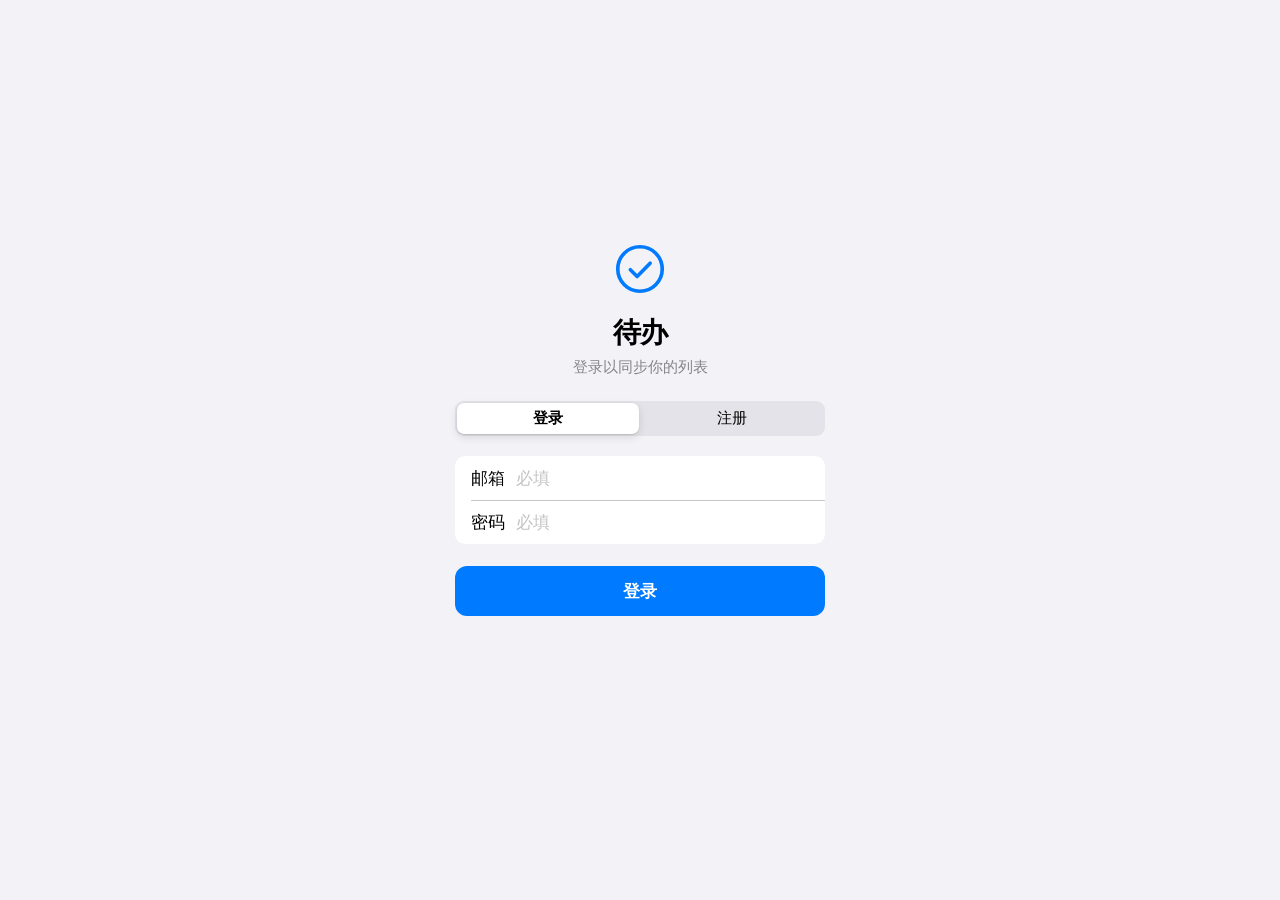
<file: ios/index.html>
<!DOCTYPE html>
<html lang="zh">
<head>
<meta charset="UTF-8"/>
<meta name="viewport" content="width=device-width, initial-scale=1.0, viewport-fit=cover"/>
<meta name="apple-mobile-web-app-capable" content="yes"/>
<meta name="apple-mobile-web-app-status-bar-style" content="default"/>
<meta name="apple-mobile-web-app-title" content="待办"/>
<meta name="theme-color" content="#F2F2F7" media="(prefers-color-scheme: light)"/>
<meta name="theme-color" content="#000000" media="(prefers-color-scheme: dark)"/>
<title>待办</title>

<!-- 主屏图标。iOS 只认 PNG（SVG 会被直接忽略，退回成页面截图），
     而且图要满铺不留圆角 —— 圆角由系统的 squircle 蒙版自己加，
     自己先切会和系统的叠在一起出现缺口。也不能带透明通道。 -->
<link rel="apple-touch-icon" href="icons/apple-touch-icon.png"/>
<link rel="icon" type="image/png" sizes="32x32" href="icons/favicon-32.png"/>
<link rel="manifest" href="manifest.webmanifest"/>

<link rel="stylesheet" href="css/styles.css"/>
<!-- 提前把到 Supabase 的 TCP + TLS 握手做掉，等真要发请求时就省了这一段 -->
<link rel="preconnect" href="https://dykzgexoohulepmbjimc.supabase.co" crossorigin/>
</head>
<body>

<!-- ── 登录 ───────────────────────────────────────────────────── -->
<div id="auth" class="hidden">
  <div class="auth-box">
    <div class="auth-glyph" aria-hidden="true">
      <svg viewBox="0 0 24 24"><circle cx="12" cy="12" r="9.2"/><path d="M8 12.3l2.8 2.8L16.2 9.6"/></svg>
    </div>
    <h1 class="auth-title">待办</h1>
    <p class="auth-sub">登录以同步你的列表</p>

    <div class="seg" id="auth-seg">
      <button class="seg-item on" id="tab-login" onclick="switchTab('login')">登录</button>
      <button class="seg-item" id="tab-signup" onclick="switchTab('signup')">注册</button>
    </div>

    <div class="group">
      <div class="row" id="auth-email-row">
        <label class="row-label" for="auth-email">邮箱</label>
        <input class="row-input" id="auth-email" type="email" autocomplete="email" placeholder="必填" disabled/>
      </div>
      <div class="row">
        <label class="row-label" for="auth-password">密码</label>
        <input class="row-input" id="auth-password" type="password" autocomplete="current-password" placeholder="必填" disabled/>
      </div>
    </div>

    <button class="btn-filled" id="auth-btn" onclick="handleAuth()">登录</button>
    <p class="auth-error" id="auth-error"></p>
    <div class="auth-links" id="auth-links">
      <button class="link" id="link-resend" style="display:none" onclick="resendConfirm()">重发验证邮件</button>
    </div>
  </div>
</div>

<!-- ── 启动 ───────────────────────────────────────────────────── -->
<div id="splash" class="hidden">
  <div class="spinner" aria-hidden="true"></div>
</div>

<!-- ── 主界面 ─────────────────────────────────────────────────── -->
<div id="app">

  <header id="navbar">
    <div class="nav-bar">
      <span class="nav-title" id="nav-title">待办</span>
      <button class="nav-action" id="nav-menu" onclick="openMoreSheet()" aria-label="更多">
        <svg viewBox="0 0 24 24" aria-hidden="true"><circle cx="12" cy="12" r="9.3"/><circle cx="8.2" cy="12" r="1.1" class="fill"/><circle cx="12" cy="12" r="1.1" class="fill"/><circle cx="15.8" cy="12" r="1.1" class="fill"/></svg>
      </button>
    </div>
  </header>

  <main id="scroll">
    <h1 class="large-title">待办</h1>
    <div class="tile-grid" id="tiles"></div>
    <div class="list-head" id="list-head"></div>
    <div id="entries"></div>
    <div class="scroll-pad"></div>
  </main>

  <footer id="toolbar">
    <button class="new-btn" onclick="openAddSheet(activeCat)">
      <svg viewBox="0 0 24 24" aria-hidden="true"><circle cx="12" cy="12" r="10" class="fill"/><path d="M12 7.6v8.8M7.6 12h8.8" class="knock"/></svg>
      新建
    </button>
  </footer>

</div>

<!-- ── 新建 ───────────────────────────────────────────────────── -->
<div id="add-sheet" class="scrim" onclick="closeAddSheet(event)">
  <div class="sheet">
    <div class="grabber"></div>
    <div class="sheet-bar">
      <button class="sheet-plain" onclick="closeAddSheet()">取消</button>
      <span class="sheet-title">新建</span>
      <button class="sheet-done" id="add-done" onclick="addTask(window._addingTo)">添加</button>
    </div>
    <div class="sheet-body">
      <div class="group">
        <div class="row">
          <input class="row-input row-input--solo" id="add-text" placeholder="标题"
            onkeydown="if(event.key==='Enter')addTask(window._addingTo)"/>
        </div>
      </div>
      <div class="group" id="add-date-group">
        <div class="row">
          <span class="row-icon" data-tint="blue" aria-hidden="true">
            <svg viewBox="0 0 24 24"><rect x="3.6" y="5" width="16.8" height="15.2" rx="3.2"/><path d="M3.6 9.6h16.8M8.2 3.4v3.2M15.8 3.4v3.2"/></svg>
          </span>
          <label class="row-label" for="add-date">截止日期</label>
          <input class="row-input row-input--trail picker" id="add-date" type="date"/>
        </div>
        <div class="row">
          <span class="row-icon" data-tint="indigo" aria-hidden="true">
            <svg viewBox="0 0 24 24"><circle cx="12" cy="12" r="8.6"/><path d="M12 7.4V12l3.4 2"/></svg>
          </span>
          <label class="row-label" for="add-has-time">具体时间</label>
          <input class="sw" id="add-has-time" type="checkbox" role="switch" onchange="toggleTime('add')"/>
        </div>
        <div class="row" id="add-time-row">
          <span class="row-icon row-icon--ghost" aria-hidden="true"></span>
          <label class="row-label" for="add-time">时间</label>
          <input class="row-input row-input--trail picker" id="add-time" type="time"/>
        </div>
      </div>
      <div class="group">
        <div class="row">
          <span class="row-icon" data-tint="orange" aria-hidden="true">
            <svg viewBox="0 0 24 24"><path d="M12 3.6v11.2"/><circle cx="12" cy="19.2" r="1.3" class="fill"/></svg>
          </span>
          <span class="row-label">优先级</span>
          <div class="seg seg--inline" id="add-prio"></div>
        </div>
      </div>
      <p class="group-note" id="add-note"></p>
    </div>
  </div>
</div>

<!-- ── 编辑 ───────────────────────────────────────────────────── -->
<div id="edit-sheet" class="scrim" onclick="closeEditSheet(event)">
  <div class="sheet">
    <div class="grabber"></div>
    <div class="sheet-bar">
      <button class="sheet-plain" onclick="closeEditSheet()">取消</button>
      <span class="sheet-title">详细信息</span>
      <button class="sheet-done" onclick="saveEdit()">完成</button>
    </div>
    <div class="sheet-body">
      <div class="group">
        <div class="row">
          <input class="row-input row-input--solo" id="edit-text" placeholder="标题"/>
        </div>
      </div>
      <div class="group" id="edit-date-group">
        <div class="row">
          <span class="row-icon" data-tint="blue" aria-hidden="true">
            <svg viewBox="0 0 24 24"><rect x="3.6" y="5" width="16.8" height="15.2" rx="3.2"/><path d="M3.6 9.6h16.8M8.2 3.4v3.2M15.8 3.4v3.2"/></svg>
          </span>
          <label class="row-label" for="edit-date">截止日期</label>
          <input class="row-input row-input--trail picker" id="edit-date" type="date"/>
        </div>
        <div class="row">
          <span class="row-icon" data-tint="indigo" aria-hidden="true">
            <svg viewBox="0 0 24 24"><circle cx="12" cy="12" r="8.6"/><path d="M12 7.4V12l3.4 2"/></svg>
          </span>
          <label class="row-label" for="edit-has-time">具体时间</label>
          <input class="sw" id="edit-has-time" type="checkbox" role="switch" onchange="toggleTime('edit')"/>
        </div>
        <div class="row" id="edit-time-row">
          <span class="row-icon row-icon--ghost" aria-hidden="true"></span>
          <label class="row-label" for="edit-time">时间</label>
          <input class="row-input row-input--trail picker" id="edit-time" type="time"/>
        </div>
      </div>
      <div class="group">
        <div class="row">
          <span class="row-icon" data-tint="orange" aria-hidden="true">
            <svg viewBox="0 0 24 24"><path d="M12 3.6v11.2"/><circle cx="12" cy="19.2" r="1.3" class="fill"/></svg>
          </span>
          <span class="row-label">优先级</span>
          <div class="seg seg--inline" id="edit-prio"></div>
        </div>
      </div>

      <p class="group-cap">子任务</p>
      <div class="group" id="edit-subs"></div>
      <div class="group" id="edit-mode-group">
        <div class="row">
          <span class="row-icon" data-tint="indigo" aria-hidden="true">
            <svg viewBox="0 0 24 24"><path d="M3.6 7.4a2 2 0 0 1 2-2h3.6l2 2.4h7.2a2 2 0 0 1 2 2v7.8a2 2 0 0 1-2 2H5.6a2 2 0 0 1-2-2Z"/></svg>
          </span>
          <span class="row-label">模式</span>
          <div class="seg seg--inline" id="edit-mode"></div>
        </div>
      </div>
    </div>
  </div>
</div>

<!-- ── 更多 ───────────────────────────────────────────────────── -->
<div id="more-sheet" class="scrim" onclick="closeMoreSheet(event)">
  <div class="sheet">
    <div class="grabber"></div>
    <div class="sheet-bar">
      <span class="sheet-spacer"></span>
      <span class="sheet-title">选项</span>
      <button class="sheet-done" onclick="closeMoreSheet()">完成</button>
    </div>
    <div class="sheet-body">
      <p class="group-cap">外观</p>
      <div class="group">
        <div class="row">
          <span class="row-icon" data-tint="indigo" aria-hidden="true">
            <svg viewBox="0 0 24 24"><circle cx="12" cy="12" r="8.6"/><path d="M12 3.4v17.2" class="half"/></svg>
          </span>
          <span class="row-label">主题</span>
          <div class="seg seg--inline" id="appearance-seg"></div>
        </div>
      </div>

      <p class="group-cap">记录</p>
      <div class="group" id="log-stats"></div>
      <div class="group" id="log-list"></div>

      <p class="group-cap">账户</p>
      <div class="group">
        <button class="row row--tap row--danger" onclick="handleLogout()">
          <span class="row-label">退出登录</span>
        </button>
      </div>
      <p class="group-note" id="account-note"></p>
    </div>
  </div>
</div>

<!-- ── 撤销 ───────────────────────────────────────────────────── -->
<div id="undo">
  <span id="undo-text">已删除</span>
  <button onclick="undoDelete()">撤销</button>
</div>

<!-- SDK 自托管（原来在 unpkg 上，那一个请求实测 7.3 秒）。
     放在 body 末尾而不是 <head>：它有 137KB，搁在头部会阻塞 HTML 解析，
     首屏连骨架都画不出来。 -->
<script src="vendor/supabase.js"></script>
<script src="js/config.js"></script>
<script src="js/ui.js"></script>
<script src="js/db.js"></script>
<script src="js/auth.js"></script>
<script src="js/render.js"></script>
<script src="js/tasks.js"></script>
<script src="js/log.js"></script>
<script src="js/init.js"></script>

</body>
</html>
</file>
<file: ios/css/styles.css>
/* ═══════════════════════════════════════════════════════════════
   待办 · iOS 风格
   色值取自 Apple 的 system colors，字阶取自 iOS 的 text styles。
   ═══════════════════════════════════════════════════════════════ */

*{box-sizing:border-box;margin:0;padding:0;-webkit-tap-highlight-color:transparent}

:root{
  /* iPhone 上会命中真正的 SF Pro 和苹方；其他平台退到系统 UI 字体 */
  --sf:-apple-system,BlinkMacSystemFont,"SF Pro Text","SF Pro Display",
       "Helvetica Neue","PingFang SC","Microsoft YaHei",system-ui,sans-serif;
  --sf-round:-apple-system,"SF Pro Rounded",var(--sf);

  /* iOS text styles */
  --t-large:34px; --t-title2:22px; --t-title3:20px;
  --t-head:17px;  --t-body:17px;  --t-callout:16px;
  --t-sub:15px;   --t-foot:13px;  --t-cap1:12px; --t-cap2:11px;

  --r-group:10px;
  --row-h:44px;
  --inset:16px;
  --lead:52px;            /* 分隔线起始位置：对齐行内文字，不是贴到屏幕边 */
}

/* ── 浅色 ────────────────────────────────────────────────────── */
:root,
[data-appearance="light"]{
  --bg:#F2F2F7;           /* systemGroupedBackground */
  --bg-raised:#FFFFFF;    /* secondarySystemGroupedBackground */
  --fill:rgba(118,118,128,.12);
  --fill-2:rgba(118,118,128,.16);
  --label:#000000;
  --label-2:rgba(60,60,67,.6);
  --label-3:rgba(60,60,67,.3);
  --label-4:rgba(60,60,67,.18);
  --sep:rgba(60,60,67,.29);
  --sep-opaque:#C6C6C8;
  --nav-blur:rgba(249,249,249,.82);
  --scrim:rgba(0,0,0,.4);

  --blue:#007AFF;  --red:#FF3B30;    --orange:#FF9500;
  --green:#34C759; --purple:#AF52DE; --indigo:#5856D6;
  --yellow:#FFCC00; --gray:#8E8E93;
}

/* ── 深色 ────────────────────────────────────────────────────── */
[data-appearance="dark"]{
  --bg:#000000;
  --bg-raised:#1C1C1E;
  --fill:rgba(120,120,128,.24);
  --fill-2:rgba(120,120,128,.32);
  --label:#FFFFFF;
  --label-2:rgba(235,235,245,.6);
  --label-3:rgba(235,235,245,.3);
  --label-4:rgba(235,235,245,.18);
  --sep:rgba(84,84,88,.65);
  --sep-opaque:#38383A;
  --nav-blur:rgba(30,30,30,.78);
  --scrim:rgba(0,0,0,.5);

  --blue:#0A84FF;  --red:#FF453A;    --orange:#FF9F0A;
  --green:#30D158; --purple:#BF5AF2; --indigo:#5E5CE6;
  --yellow:#FFD60A; --gray:#8E8E93;
}

@media (prefers-color-scheme:dark){
  [data-appearance="auto"]{
    --bg:#000000; --bg-raised:#1C1C1E;
    --fill:rgba(120,120,128,.24); --fill-2:rgba(120,120,128,.32);
    --label:#FFFFFF; --label-2:rgba(235,235,245,.6);
    --label-3:rgba(235,235,245,.3); --label-4:rgba(235,235,245,.18);
    --sep:rgba(84,84,88,.65); --sep-opaque:#38383A;
    --nav-blur:rgba(30,30,30,.78); --scrim:rgba(0,0,0,.5);
    --blue:#0A84FF; --red:#FF453A; --orange:#FF9F0A;
    --green:#30D158; --purple:#BF5AF2; --indigo:#5E5CE6;
    --yellow:#FFD60A;
  }
}

body{
  font-family:var(--sf);
  font-size:var(--t-body);
  background:var(--bg);
  color:var(--label);
  height:100vh;height:100dvh;
  overflow:hidden;
  -webkit-font-smoothing:antialiased;
  text-rendering:optimizeLegibility;
}
button{font-family:inherit;font-size:inherit;color:inherit;background:none;border:none;cursor:pointer}
input{font-family:inherit;font-size:inherit;color:inherit;background:none;border:none;outline:none}
button:focus-visible,input:focus-visible{outline:2px solid var(--blue);outline-offset:1px;border-radius:4px}
.hidden{display:none !important}

/* 图标统一描边宽度，接近 SF Symbols 的观感 */
svg{width:100%;height:100%;fill:none;stroke:currentColor;stroke-width:1.7;
    stroke-linecap:round;stroke-linejoin:round}
svg .fill{fill:currentColor;stroke:none}
svg .knock{stroke:var(--bg-raised);stroke-width:2.1}
svg .half{stroke-dasharray:0 100}

/* ═══ 主界面 ═══════════════════════════════════════════════════ */
#app{height:100%;display:flex;flex-direction:column;position:relative}

/* ── 导航栏：滚动前透明，滚起来变毛玻璃 + 细线 + 行内标题 ───── */
#navbar{
  position:absolute;top:0;left:0;right:0;z-index:50;
  padding-top:env(safe-area-inset-top);
  background:transparent;
  transition:background .22s ease,box-shadow .22s ease;
}
#navbar.stuck{
  background:var(--nav-blur);
  -webkit-backdrop-filter:saturate(180%) blur(20px);
  backdrop-filter:saturate(180%) blur(20px);
  box-shadow:0 .5px 0 var(--sep);
}
.nav-bar{height:44px;display:flex;align-items:center;padding:0 var(--inset);gap:10px}
.nav-title{
  flex:1;text-align:center;font-size:var(--t-head);font-weight:600;
  letter-spacing:-.02em;
  opacity:0;transform:translateY(5px);
  transition:opacity .2s ease,transform .2s ease;
}
#navbar.stuck .nav-title{opacity:1;transform:none}
.nav-action{
  width:30px;height:30px;color:var(--blue);flex-shrink:0;
  margin-left:auto;
}
.nav-action:active{opacity:.4}

/* ── 滚动区 ─────────────────────────────────────────────────── */
#scroll{
  flex:1;overflow-y:auto;-webkit-overflow-scrolling:touch;
  padding-top:calc(44px + env(safe-area-inset-top));
}
#scroll::-webkit-scrollbar{display:none}
.large-title{
  font-size:var(--t-large);font-weight:700;letter-spacing:-.025em;
  padding:6px var(--inset) 10px;line-height:1.14;
}
.scroll-pad{height:28px}

/* ── 列表卡片（提醒事项首页那种两列格子）───────────────────── */
.tile-grid{
  display:grid;grid-template-columns:1fr 1fr;gap:10px;
  padding:4px var(--inset) 20px;
}
.tile{
  background:var(--bg-raised);border-radius:var(--r-group);
  padding:11px 12px 10px;text-align:left;
  display:flex;flex-direction:column;gap:7px;
  transition:transform .12s ease;
  position:relative;
}
.tile:active{transform:scale(.97)}
.tile-top{display:flex;align-items:center;justify-content:space-between}
.tile-ico{
  width:28px;height:28px;border-radius:50%;flex-shrink:0;
  display:flex;align-items:center;justify-content:center;
  background:var(--tile-tint);color:#fff;
}
.tile-ico svg{width:15px;height:15px;stroke-width:2.1}
.tile-count{font-size:var(--t-title2);font-weight:700;letter-spacing:-.02em}
.tile-name{font-size:var(--t-foot);font-weight:600;color:var(--label-2)}
.tile.on{box-shadow:inset 0 0 0 2px var(--tile-tint)}

/* ── 分组列表 ───────────────────────────────────────────────── */
.list-head{
  font-size:var(--t-foot);color:var(--label-2);
  padding:0 var(--inset) 7px;
  display:flex;align-items:baseline;gap:7px;
}
.list-head b{font-size:var(--t-title3);font-weight:700;color:var(--label);letter-spacing:-.02em}
/* 「清空」。靠右，蓝色普通按钮 —— 红色留给真正按下去那一刻的确认框，
   摆在列表标题旁边一直红着太吵。 */
.head-btn{
  margin-left:auto;color:var(--blue);
  font-size:var(--t-sub);font-weight:400;
  /* 手指要够得着：撑到 44pt 见方，再用负 margin 把多出来的部分收回去，
     免得标题那一行被顶高 */
  padding:11px 0 11px 16px;margin:-11px 0 -11px auto;
}
.head-btn:active{opacity:.4}

#entries{
  background:var(--bg-raised);
  border-radius:var(--r-group);
  margin:0 var(--inset);
  overflow:hidden;
}
#entries:empty{display:none}

/* ── 单行提醒 ───────────────────────────────────────────────── */
.item{position:relative;background:var(--bg-raised)}
/* 母任务行单独一层：左滑露出的操作区按这一层的高度铺，
   不然会连子任务那几行一起盖住。 */
.item-head{position:relative;overflow:hidden}
.item-in{
  position:relative;z-index:2;background:var(--bg-raised);
  display:flex;align-items:flex-start;gap:12px;
  padding:11px var(--inset) 11px 14px;
  min-height:var(--row-h);
  transition:transform .25s cubic-bezier(.32,.72,0,1);
  will-change:transform;
}
/* 分隔线从文字处起始，不贴屏幕边 —— 这是 iOS 列表最容易被做错的地方 */
.item:not(:last-child) .item-in::after{
  content:"";position:absolute;left:var(--lead);right:0;bottom:0;
  height:.5px;background:var(--sep);
}

.tick{
  width:22px;height:22px;flex-shrink:0;margin-top:1px;
  border-radius:50%;border:1.5px solid var(--label-4);
  display:flex;align-items:center;justify-content:center;
  transition:background .18s ease,border-color .18s ease;
  padding:0;
}
.tick svg{width:13px;height:13px;stroke:#fff;stroke-width:2.6;opacity:0;transform:scale(.5);
          transition:opacity .18s ease,transform .18s cubic-bezier(.34,1.56,.64,1)}
/* 优先级 = 描边的颜色深浅。普通是淡灰，往上逐级吃进列表色。
   color-mix 不支持的话这两条整条失效，自动退回上面那条淡灰描边。 */
.item[data-prio="50"] .tick{border-color:color-mix(in srgb, var(--item-tint) 55%, var(--label-4))}
.item[data-prio="100"] .tick{border-color:var(--item-tint);border-width:2px}

.item.done .tick{background:var(--item-tint);border-color:var(--item-tint)}
.item.done .tick svg{opacity:1;transform:scale(1)}

.item-body{flex:1;min-width:0;display:flex;flex-direction:column;gap:2px;padding-right:4px}
.item-title{font-size:var(--t-body);line-height:1.3;word-break:break-word;letter-spacing:-.01em}
.item-sub{font-size:var(--t-foot);color:var(--label-2);display:flex;gap:7px;flex-wrap:wrap}
/* 「未同步」是状态不是警报，用和「文件夹」一样的灰药丸，不用红的。
   划掉的行整体会淡下去，但这个标记得留着看得见。 */
.item.done .item-sub .unsync{color:var(--label-2)}
/* 过期不标红。只把字恢复成主文字色，比旁边的次级文字稍重一点，
   能注意到，但不喊。 */
.item-sub .past{color:var(--label)}
.item.done .item-title{color:var(--label-2)}
.item.done .item-sub,.item.done .item-sub .past{color:var(--label-3)}

.item-info{
  width:22px;height:22px;flex-shrink:0;color:var(--blue);
  align-self:center;opacity:.9;
}
.item-info:active{opacity:.4}

/* 滑动露出的操作 */
.item-acts{
  position:absolute;inset:0 0 0 auto;display:flex;z-index:1;
  opacity:0;pointer-events:none;        /* 不滑就彻底不画，杜绝滚动时漏影 */
}
.item-acts.on{opacity:1;pointer-events:auto}
.act{width:75px;display:flex;align-items:center;justify-content:center;
     font-size:var(--t-sub);color:#fff}
/* 顶部那条全局 svg{width:100%} 会让图标撑满整个 75px 格子，
   操作区必须自己把尺寸钉死。 */
.act svg{width:23px;height:23px;stroke-width:1.9}
.act-edit{background:var(--gray)}
.act-del{background:var(--red)}

/* ── 空状态 ─────────────────────────────────────────────────── */
.empty{
  text-align:center;padding:54px 30px;color:var(--label-3);
}
.empty-ico{width:52px;height:52px;margin:0 auto 14px;color:var(--label-4)}
.empty b{display:block;font-size:var(--t-title3);font-weight:600;color:var(--label-2);margin-bottom:5px}
.empty span{font-size:var(--t-sub);line-height:1.45}

/* ── 底部工具栏 ─────────────────────────────────────────────── */
#toolbar{
  flex-shrink:0;
  padding:6px var(--inset) calc(6px + env(safe-area-inset-bottom));
  background:var(--nav-blur);
  -webkit-backdrop-filter:saturate(180%) blur(20px);
  backdrop-filter:saturate(180%) blur(20px);
  box-shadow:0 -.5px 0 var(--sep);
}
.new-btn{
  display:flex;align-items:center;gap:9px;
  height:42px;padding:0 4px;color:var(--blue);
  font-size:var(--t-body);font-weight:600;letter-spacing:-.01em;
}
.new-btn svg{width:23px;height:23px;flex-shrink:0}
.new-btn:active{opacity:.4}

/* ═══ 抽屉 ═══════════════════════════════════════════════════ */
.scrim{
  position:fixed;inset:0;z-index:300;
  display:flex;align-items:flex-end;
  background:rgba(0,0,0,0);pointer-events:none;
  transition:background .3s ease;
}
.scrim.show{background:var(--scrim);pointer-events:auto}
.sheet{
  width:100%;background:var(--bg);
  border-radius:12px 12px 0 0;
  max-height:92vh;display:flex;flex-direction:column;
  transform:translateY(100%);
  transition:transform .4s cubic-bezier(.32,.72,0,1);
  padding-bottom:env(safe-area-inset-bottom);
}
.scrim.show .sheet{transform:none}
.grabber{width:36px;height:5px;border-radius:3px;background:var(--label-4);margin:6px auto 0;flex-shrink:0}
.sheet-bar{
  display:flex;align-items:center;gap:10px;
  padding:12px var(--inset);flex-shrink:0;
}
.sheet-title{flex:1;text-align:center;font-size:var(--t-head);font-weight:600;letter-spacing:-.02em}
.sheet-plain{color:var(--blue);font-size:var(--t-body)}
.sheet-done{color:var(--blue);font-size:var(--t-body);font-weight:600}
.sheet-done[disabled]{color:var(--label-3);font-weight:400}
.sheet-spacer{min-width:34px}
.sheet-plain:active,.sheet-done:active{opacity:.4}
.sheet-body{overflow-y:auto;padding:0 var(--inset) 24px}

/* ── 分组行（设置 App 那种）─────────────────────────────────── */
.group{
  background:var(--bg-raised);border-radius:var(--r-group);
  overflow:hidden;margin-bottom:18px;
}
.group-cap{
  font-size:var(--t-foot);color:var(--label-2);
  padding:0 var(--inset) 7px;margin-top:4px;
}
.group-note{
  font-size:var(--t-foot);color:var(--label-2);
  padding:0 var(--inset);margin:-12px 0 18px;line-height:1.4;
}
.row{
  position:relative;display:flex;align-items:center;gap:11px;
  min-height:var(--row-h);padding:7px var(--inset);
  width:100%;text-align:left;
}
.row:not(:last-child)::after{
  content:"";position:absolute;left:var(--inset);right:0;bottom:0;
  height:.5px;background:var(--sep);
}
.row--tap:active{background:var(--fill)}
.row--danger .row-label{color:var(--red)}
.row-icon{
  width:29px;height:29px;border-radius:7px;flex-shrink:0;
  display:flex;align-items:center;justify-content:center;color:#fff;
}
.row-icon svg{width:17px;height:17px;stroke-width:1.9}
.row-icon[data-tint="blue"]{background:var(--blue)}
.row-icon[data-tint="orange"]{background:var(--orange)}
.row-icon[data-tint="indigo"]{background:var(--indigo)}
.row-label{font-size:var(--t-body);flex-shrink:0;letter-spacing:-.01em}
.row-input{flex:1;min-width:0;font-size:var(--t-body)}
.row-input--trail{text-align:right;color:var(--label-2)}
.row-input--solo{padding:4px 0}
.row-input::placeholder{color:var(--label-3)}
.row-value{margin-left:auto;color:var(--label-2);font-size:var(--t-body)}

/* ── 分段控件 ───────────────────────────────────────────────── */
.seg{
  display:flex;gap:2px;padding:2px;border-radius:9px;
  background:var(--fill);
}
.seg--inline{margin-left:auto;flex-shrink:0}
.seg-item{
  padding:6px 13px;border-radius:7px;
  font-size:var(--t-sub);font-weight:500;color:var(--label);
  transition:background .18s ease,box-shadow .18s ease;
  white-space:nowrap;
}
.seg-item.on{
  background:var(--bg-raised);font-weight:600;
  box-shadow:0 3px 8px rgba(0,0,0,.12),0 .5px 1px rgba(0,0,0,.16);
}

/* ── 记录 ───────────────────────────────────────────────────── */
.stat-row{display:flex;padding:14px 0}
.stat{flex:1;text-align:center;position:relative}
.stat:not(:last-child)::after{
  content:"";position:absolute;right:0;top:4px;bottom:4px;width:.5px;background:var(--sep);
}
.stat b{display:block;font-size:var(--t-title2);font-weight:700;letter-spacing:-.02em}
.stat span{font-size:var(--t-cap1);color:var(--label-2)}
.log-row{position:relative;display:flex;align-items:baseline;gap:10px;padding:9px var(--inset)}
.log-row:not(:last-child)::after{
  content:"";position:absolute;left:var(--inset);right:0;bottom:0;height:.5px;background:var(--sep);
}
.log-when{font-size:var(--t-foot);color:var(--label-2);flex-shrink:0;
          font-variant-numeric:tabular-nums}
.log-what{font-size:var(--t-sub);flex:1;min-width:0;overflow:hidden;text-overflow:ellipsis;white-space:nowrap}
.log-none{padding:26px var(--inset);text-align:center;color:var(--label-3);font-size:var(--t-sub)}

/* ── 撤销条 ─────────────────────────────────────────────────── */
#undo{
  position:fixed;left:12px;right:12px;z-index:400;
  bottom:calc(14px + env(safe-area-inset-bottom));
  background:var(--label);color:var(--bg-raised);
  border-radius:13px;padding:12px 10px 12px 16px;
  display:flex;align-items:center;gap:10px;
  font-size:var(--t-sub);
  box-shadow:0 8px 24px rgba(0,0,0,.26);
  transform:translateY(150%);opacity:0;pointer-events:none;
  transition:transform .4s cubic-bezier(.32,.72,0,1),opacity .3s;
}
#undo.show{transform:none;opacity:1;pointer-events:auto}
#undo span{flex:1;overflow:hidden;text-overflow:ellipsis;white-space:nowrap}
#undo button{color:var(--blue);font-weight:600;padding:4px 8px}

/* ═══ 登录 ═══════════════════════════════════════════════════ */
#auth{
  position:fixed;inset:0;z-index:1000;background:var(--bg);
  display:flex;align-items:center;justify-content:center;
  padding:24px;transition:opacity .3s;overflow-y:auto;
}
/* 必须是 display:none。原来为了淡出动画写成 opacity:0 + display:flex，
   结果登录表单一直留在布局里，Safari 每次加载都扫到那个 password 输入框，
   于是弹「用保存的密码登录」。登录页不需要淡出。 */
#auth.hidden{display:none !important}
.auth-box{width:100%;max-width:370px}
.auth-glyph{width:58px;height:58px;margin:0 auto 16px;color:var(--blue)}
.auth-glyph svg{stroke-width:1.5}
.auth-title{font-size:28px;font-weight:700;text-align:center;letter-spacing:-.02em}
.auth-sub{font-size:var(--t-sub);color:var(--label-2);text-align:center;margin:6px 0 24px}
#auth-seg{margin-bottom:20px}
#auth-seg .seg-item{flex:1;text-align:center}
.btn-filled{
  width:100%;height:50px;border-radius:12px;
  background:var(--blue);color:#fff;
  font-size:var(--t-body);font-weight:600;letter-spacing:-.01em;
  margin-top:4px;
}
.btn-filled:active{opacity:.82}
.auth-error{font-size:var(--t-foot);color:var(--red);text-align:center;margin-top:12px;min-height:18px;line-height:1.4}

/* ═══ 启动 ═══════════════════════════════════════════════════ */
#splash{
  position:fixed;inset:0;z-index:900;background:var(--bg);
  display:flex;align-items:center;justify-content:center;
  transition:opacity .35s;
}
#splash.hidden{opacity:0;pointer-events:none}
.spinner{
  width:26px;height:26px;border-radius:50%;
  border:2.5px solid var(--label-4);border-top-color:var(--label-2);
  animation:spin .8s linear infinite;
}
@keyframes spin{to{transform:rotate(360deg)}}

@media (prefers-reduced-motion:reduce){
  *{animation-duration:.01ms !important;transition-duration:.01ms !important}
}
@media (min-width:700px){
  #app{max-width:460px;margin:0 auto;box-shadow:0 0 0 .5px var(--sep)}
}

.auth-links{display:flex;justify-content:center;gap:20px;margin-top:14px}
.link{color:var(--blue);font-size:var(--t-sub);padding:6px 4px}
.link:active{opacity:.4}
.btn-filled[disabled]{opacity:.5}

/* ═══ 子任务 ═══════════════════════════════════════════════════ */
.disc{
  width:26px;height:26px;flex-shrink:0;align-self:center;
  color:var(--label-3);display:flex;align-items:center;justify-content:center;
  transition:transform .22s cubic-bezier(.32,.72,0,1);
}
.disc svg{width:15px;height:15px;stroke-width:2.3}
.disc.open{transform:rotate(90deg)}
.disc:active{opacity:.4}

.sub{
  position:relative;display:flex;align-items:flex-start;gap:11px;
  padding:9px var(--inset) 9px 48px;      /* 与母任务标题左对齐 */
  background:var(--bg-raised);
}
.sub::after{
  content:"";position:absolute;left:48px;right:0;bottom:0;
  height:.5px;background:var(--sep);
}
.tick--sm{width:19px;height:19px;margin-top:1px}
.tick--sm svg{width:11px;height:11px}
.sub.done .tick--sm{background:var(--label-3);border-color:var(--label-3)}
.sub.done .tick--sm svg{opacity:1;transform:scale(1)}
.sub-text{font-size:var(--t-callout);line-height:1.3;color:var(--label)}
.sub.done .sub-text{color:var(--label-3);text-decoration:line-through}

.row-label--grow{flex:1;min-width:0}
.sub-del,.sub-add{width:24px;height:24px;flex-shrink:0;display:flex;align-items:center;justify-content:center}
.sub-del{color:var(--red)}
.sub-add{color:var(--green)}
.sub-del svg,.sub-add svg{width:22px;height:22px}

/* ── 日期 / 时间选择器 ──────────────────────────────────────── */
.picker{
  font-family:inherit;font-size:var(--t-body);
  color:var(--label);background:var(--fill);
  border:none;border-radius:8px;padding:5px 9px;
  text-align:left;flex:0 0 auto;margin-left:auto;
  min-height:32px;
}
.picker::-webkit-calendar-picker-indicator{opacity:.45}
.picker::-webkit-date-and-time-value{text-align:left}
.row-icon--ghost{background:none}

/* iOS 的那种开关 */
.sw{
  appearance:none;-webkit-appearance:none;
  width:51px;height:31px;border-radius:16px;flex-shrink:0;
  background:var(--fill-2);margin-left:auto;cursor:pointer;
  position:relative;transition:background .25s;
}
.sw::after{
  content:"";position:absolute;top:2px;left:2px;
  width:27px;height:27px;border-radius:50%;background:#fff;
  box-shadow:0 2px 5px rgba(0,0,0,.2);
  transition:transform .25s cubic-bezier(.32,.72,0,1);
}
.sw:checked{background:var(--green)}
.sw:checked::after{transform:translateX(20px)}

/* ── 文件夹模式 ─────────────────────────────────────────────── */
.tick--lamp{
  border-color:var(--label-4);
  background:transparent;
  display:flex;align-items:center;justify-content:center;
}
.tick--lamp svg{opacity:0;transform:scale(.5);stroke:#fff}
.tick--lamp.lit{background:var(--item-tint);border-color:var(--item-tint)}
.tick--lamp.lit svg{opacity:1;transform:scale(1)}
.tag-folder{
  font-size:var(--t-cap2);color:var(--label-2);
  background:var(--fill);border-radius:5px;padding:1px 6px;
}
</file>
